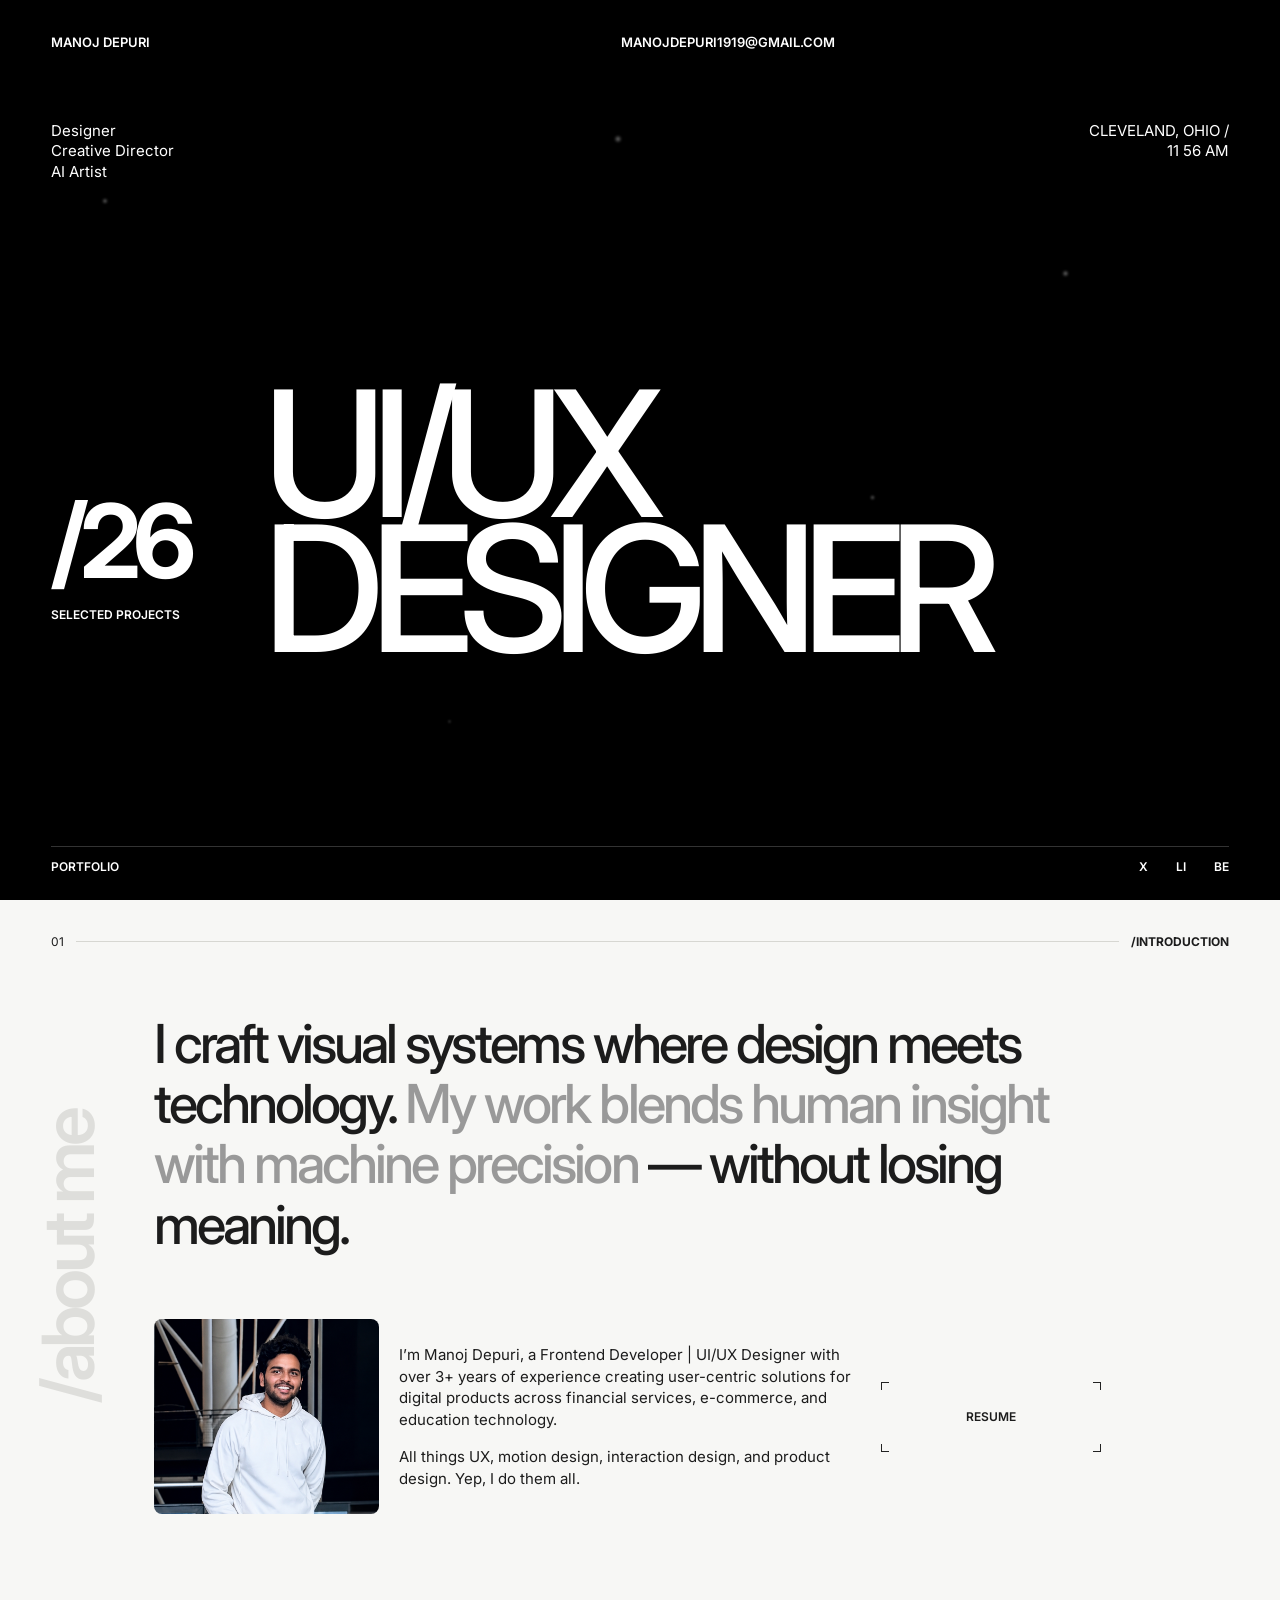
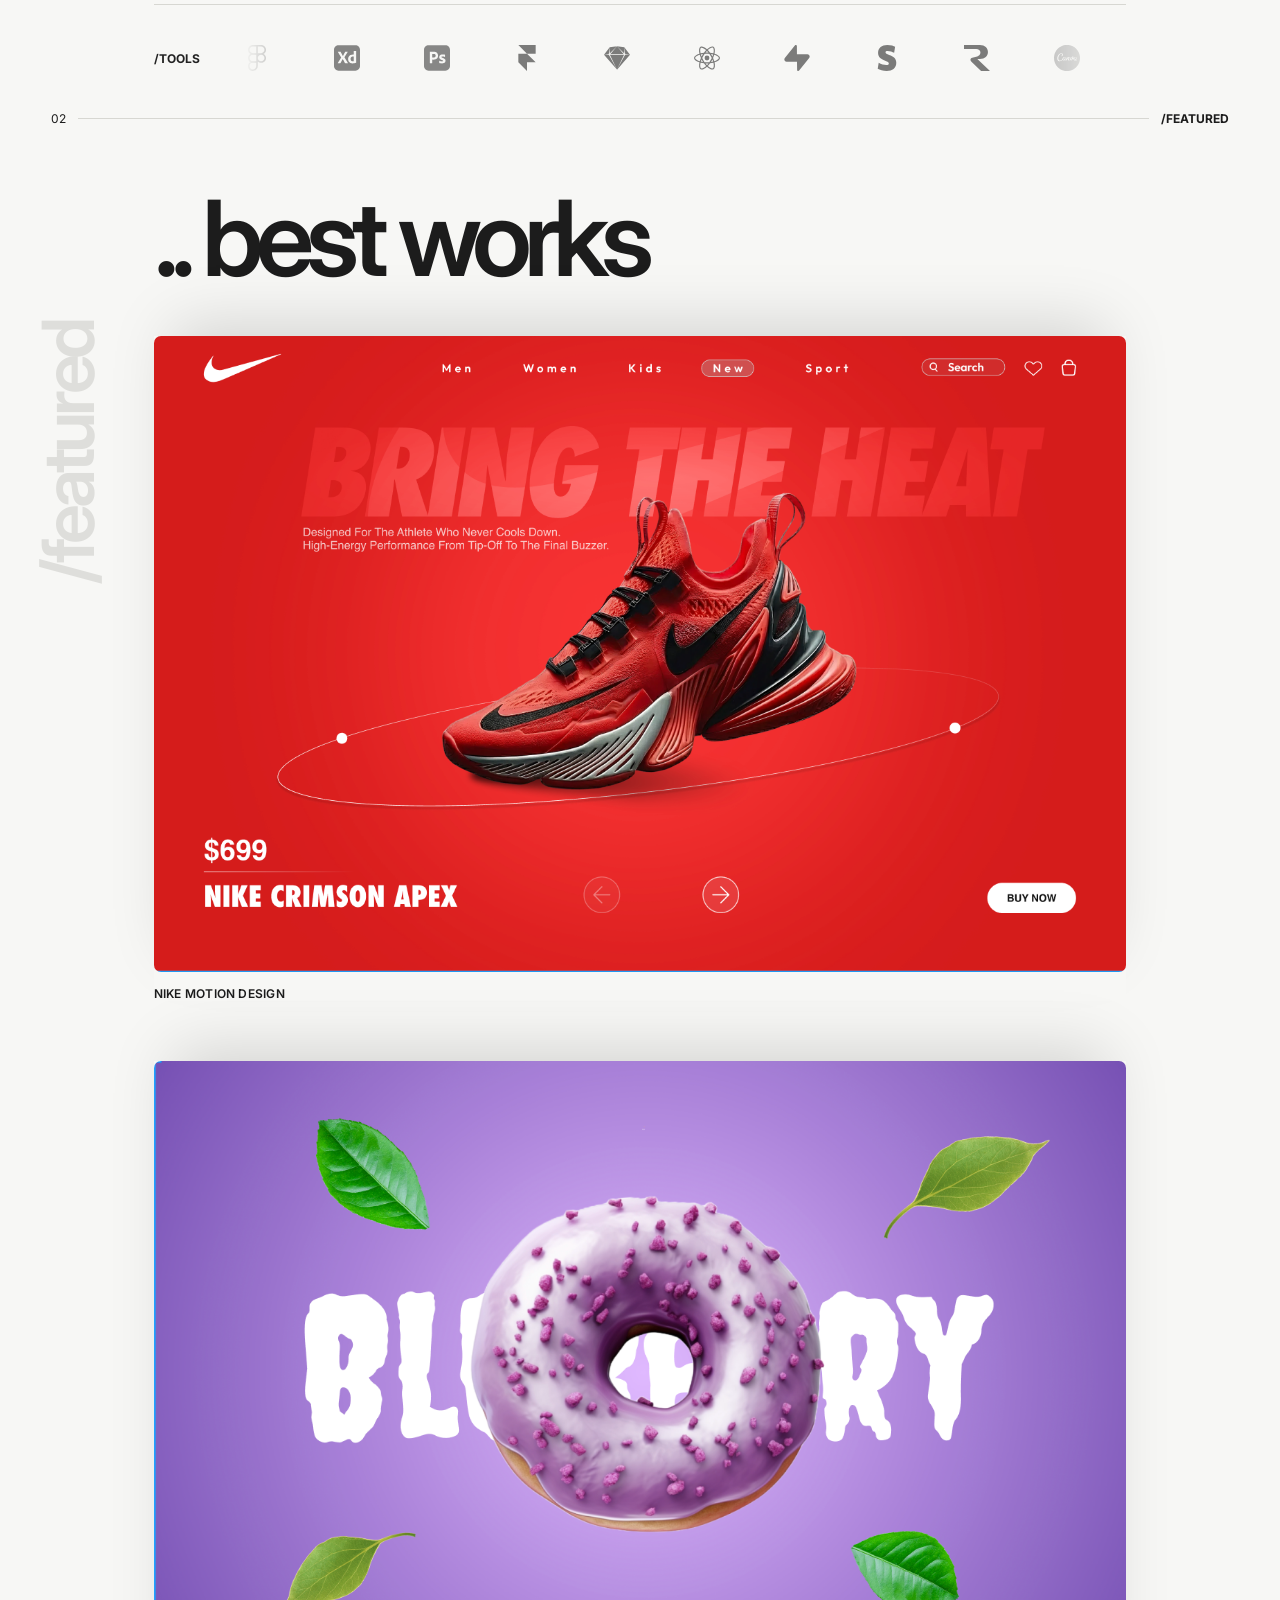
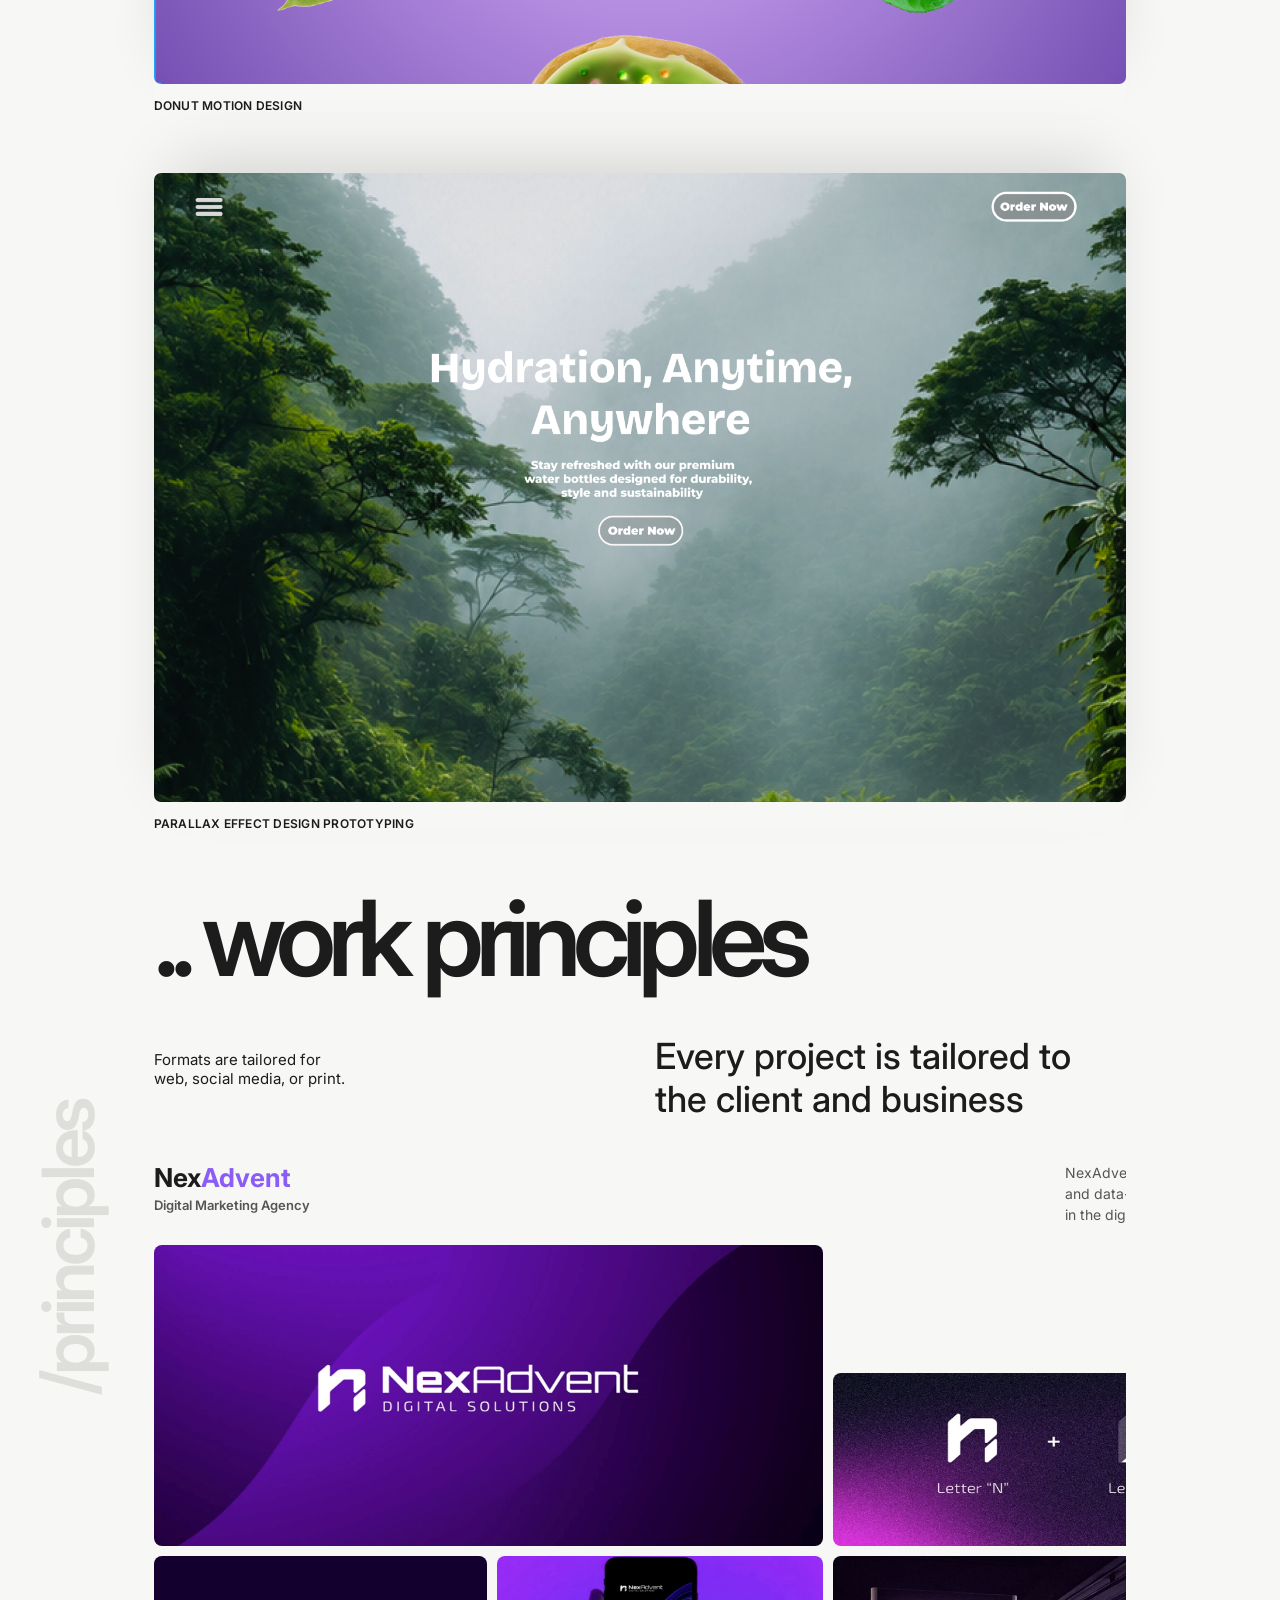
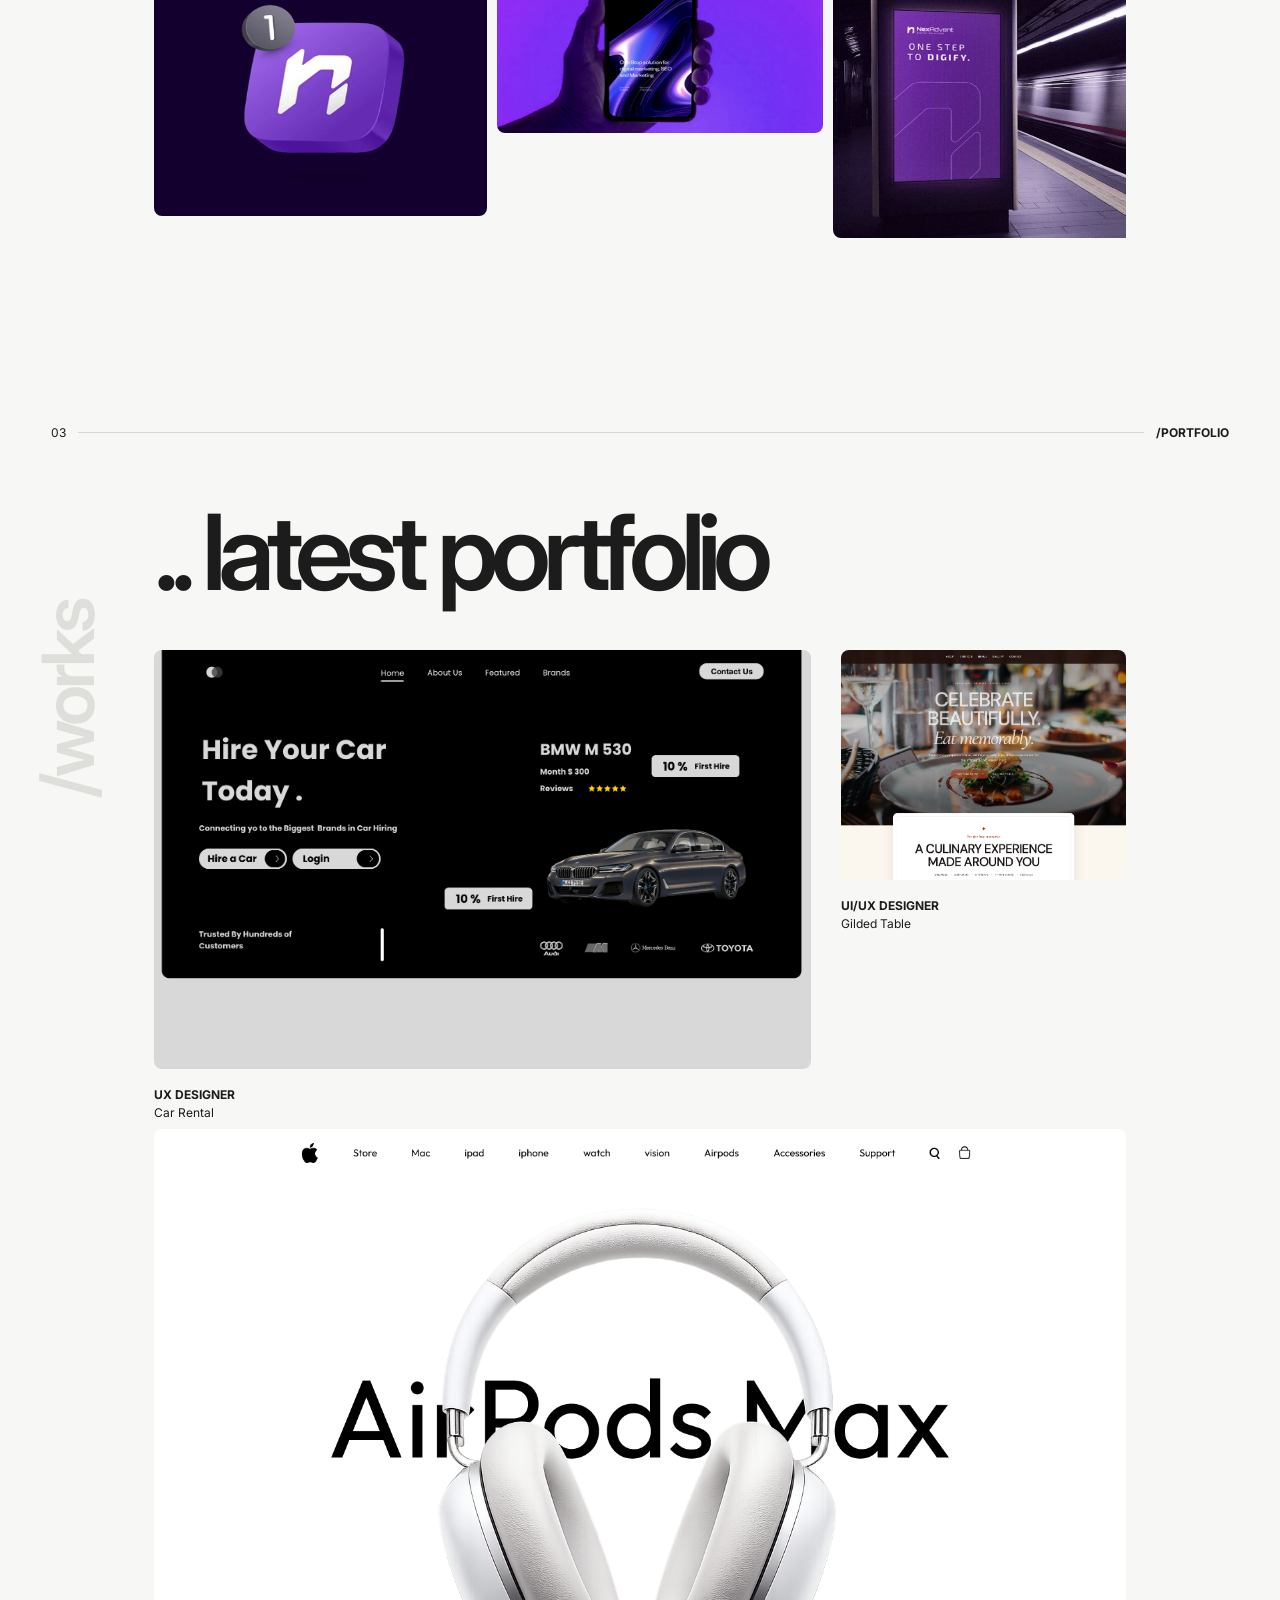
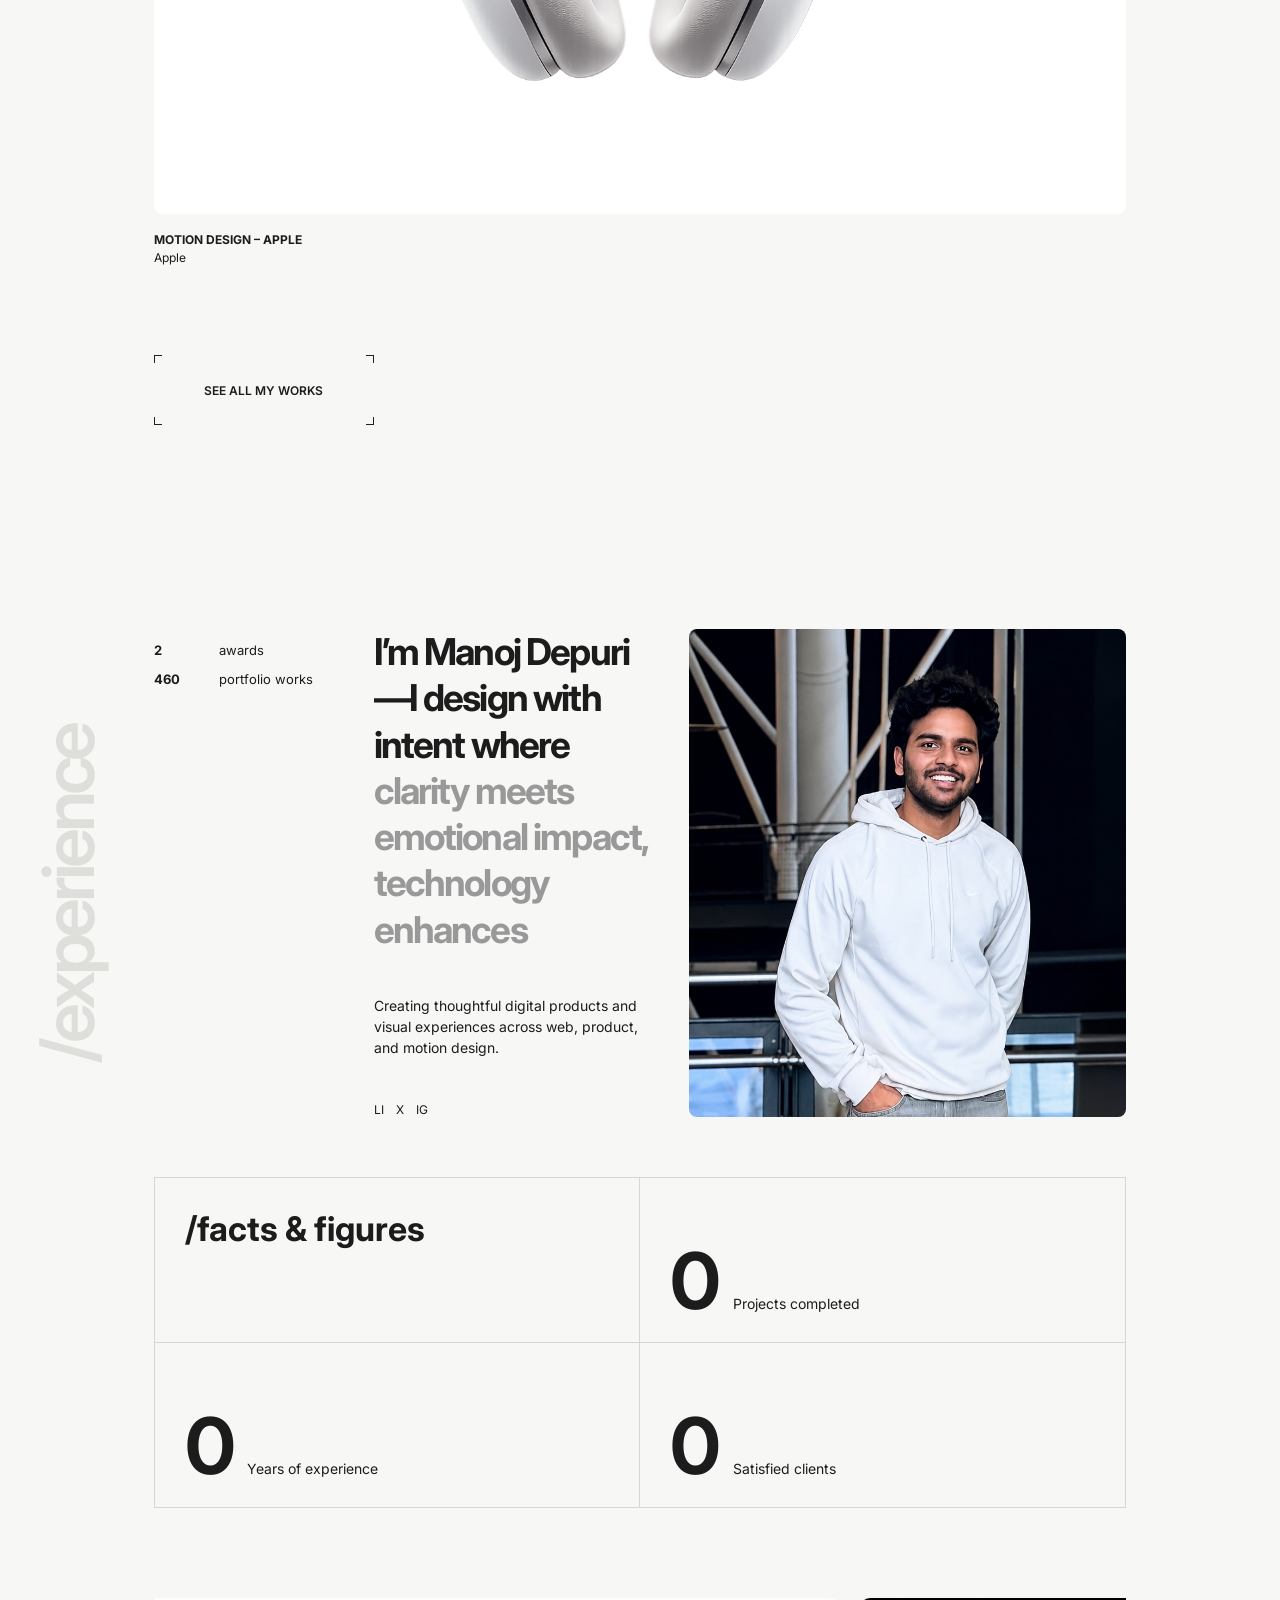
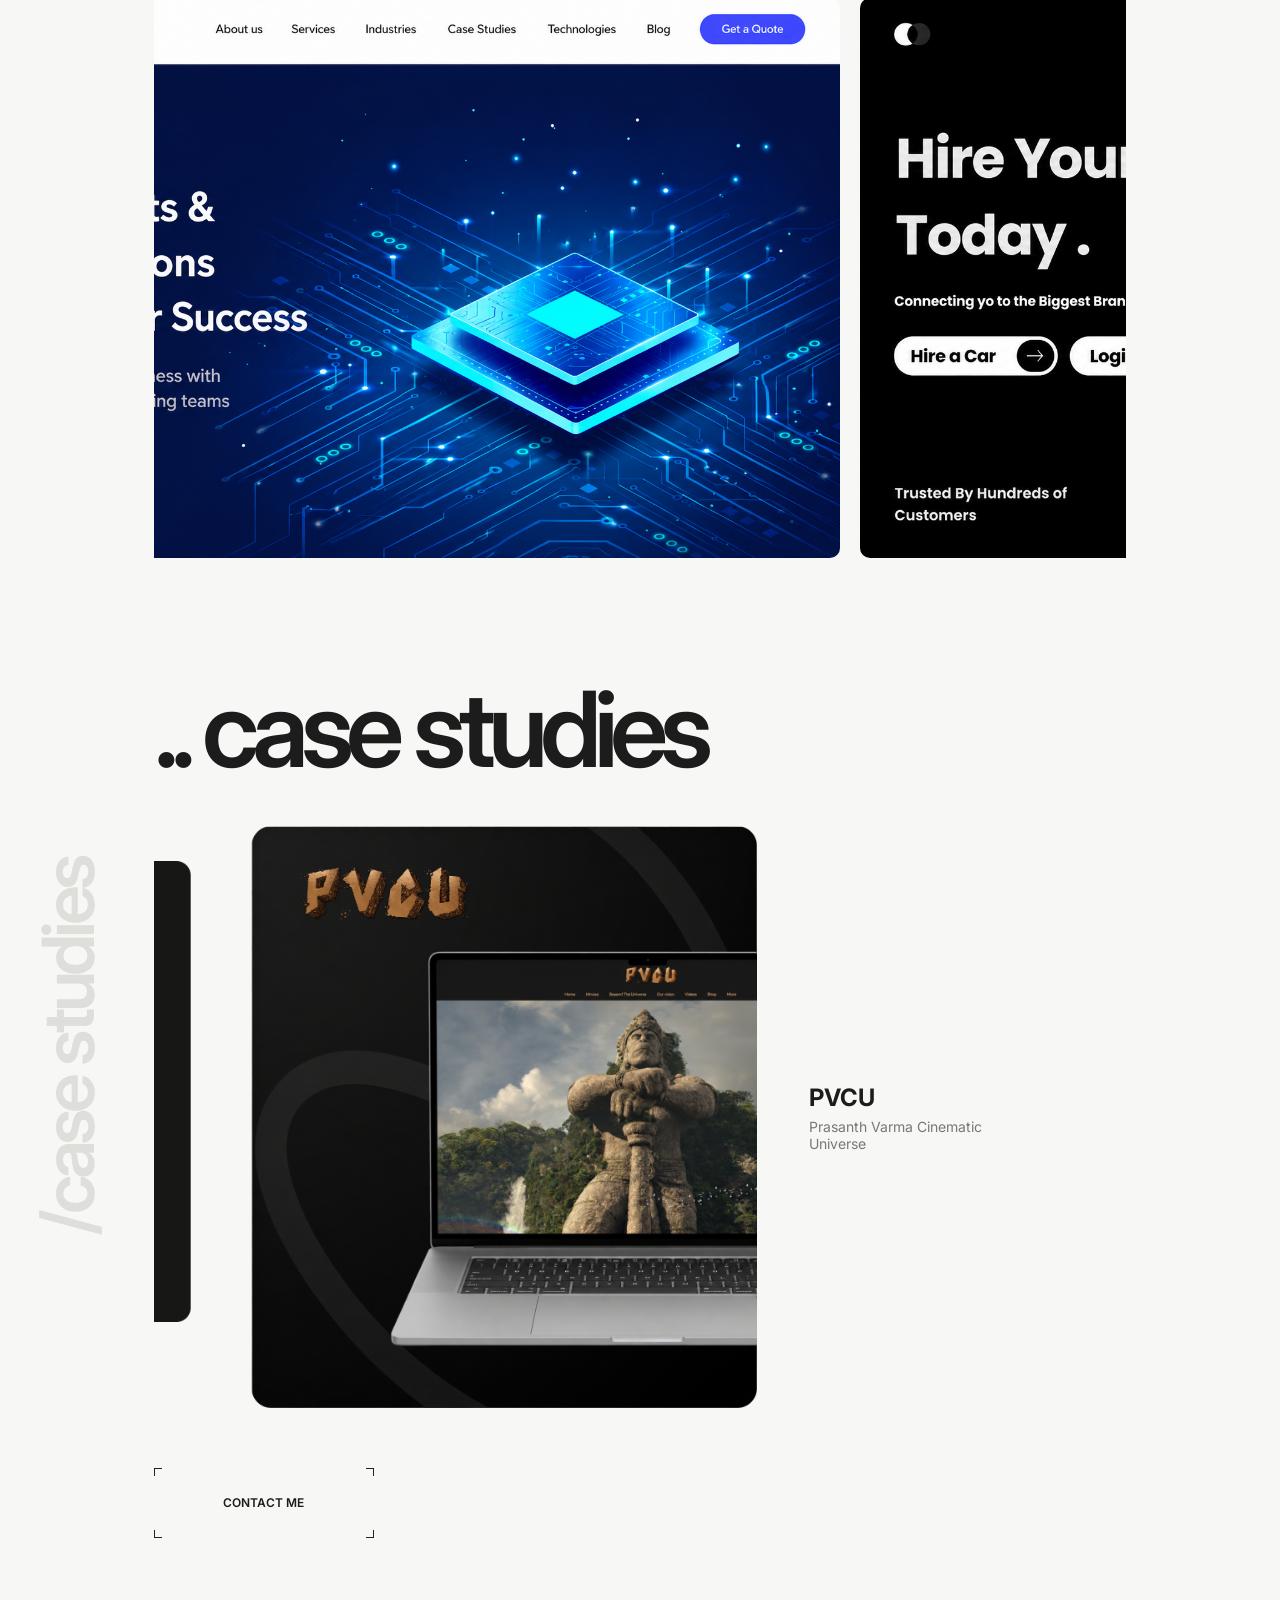
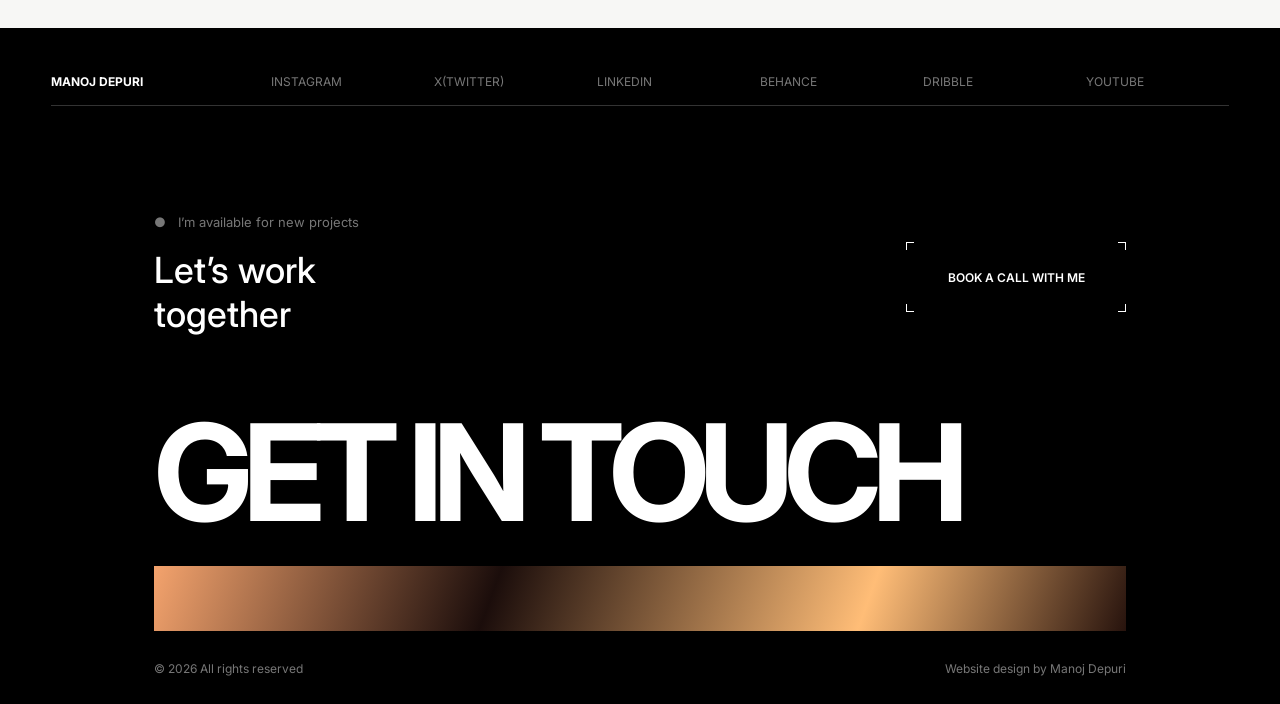
<file: index.html>
<!doctype html>
<html lang="en">
<head>
  <meta charset="utf-8">
  <meta name="viewport" content="width=device-width, initial-scale=1">
  <meta name="description" content="Manoj Depuri — UI/UX Designer, creative technologist and motion designer.">
  <title>Manoj Depuri — UI/UX Designer</title>
  <link rel="preconnect" href="https://fonts.googleapis.com">
  <link rel="preconnect" href="https://fonts.gstatic.com" crossorigin>
  <link href="https://fonts.googleapis.com/css2?family=Inter:wght@400;500;600;700;800&display=swap" rel="stylesheet">
  <link rel="stylesheet" href="style.css">
</head>
<body>
  <header class="hero" id="top">
    <div class="hero-particles" aria-hidden="true">
      <span class="p p1"></span>
      <span class="p p2"></span>
      <span class="p p3"></span>
      <span class="p p4"></span>
      <span class="p p5"></span>
      <span class="p p6"></span>
    </div>
    <nav class="hero-nav shell">
      <a href="#top" class="brand">MANOJ DEPURI</a>
      <a href="mailto:manojdepuri1919@gmail.com">MANOJDEPURI1919@GMAIL.COM</a>
      <button class="menu-button" aria-label="Open menu"><span></span><span></span></button>
    </nav>

    <div class="hero-meta shell">
      <p>Designer<br>Creative Director<br>AI Artist</p>
      <p class="location">CLEVELAND, OHIO /<br><span id="clock">08 50 PM</span></p>
    </div>

    <div class="hero-title shell">
      <div class="edition"><strong>/26</strong><span>SELECTED PROJECTS</span></div>
      <h1>UI/UX<br>DESIGNER</h1>
    </div>

    <div class="hero-footer shell">
      <a href="#portfolio">PORTFOLIO</a>
      <div><a href="#">X</a><a href="#">LI</a><a href="#">BE</a></div>
    </div>
  </header>

  <main>
    <section class="section intro" id="introduction">
      <div class="section-rule shell"><span>01</span><i></i><b>/INTRODUCTION</b></div>
      <div class="side-label">/about me</div>
      <div class="content-shell intro-content">
        <h2>I craft visual systems where design meets technology. <em>My work blends human insight with machine precision</em> — without losing meaning.</h2>
        <div class="intro-info">
          <img src="assets/projects/portrait.jpg" alt="Manoj Depuri portrait">
          <div class="intro-copy">
            <p>I’m Manoj Depuri, a Frontend Developer | UI/UX Designer with over 3+ years of experience creating user-centric solutions for digital products across financial services, e-commerce, and education technology.</p>
            <p>All things UX, motion design, interaction design, and product design. Yep, I do them all.</p>
          </div>
          <a class="corner-button" href="assets/resume/Manoj_Depuri_Resume.pdf" target="_blank" rel="noopener">RESUME</a>
        </div>
        <div class="worked-with">
          <b>/TOOLS</b>
          <div class="logo-marquee">
            <div class="logo-track">
              <img src="assets/logos/figma.svg" alt="Figma">
              <img src="assets/logos/adobexd.svg" alt="Adobe XD">
              <img src="assets/logos/adobephotoshop.svg" alt="Photoshop">
              <img src="assets/logos/framer.svg" alt="Framer">
              <img src="assets/logos/sketch.svg" alt="Sketch">
              <img src="assets/logos/react.svg" alt="React">
              <img src="assets/logos/supabase.svg" alt="Supabase">
              <img src="assets/logos/stripe.svg" alt="Stripe">
              <img src="assets/logos/resend.svg" alt="Resend">
              <img src="assets/logos/canva.svg" alt="Canva">
              <img src="assets/logos/figma.svg" alt="Figma" aria-hidden="true">
              <img src="assets/logos/adobexd.svg" alt="Adobe XD" aria-hidden="true">
              <img src="assets/logos/adobephotoshop.svg" alt="Photoshop" aria-hidden="true">
              <img src="assets/logos/framer.svg" alt="Framer" aria-hidden="true">
              <img src="assets/logos/sketch.svg" alt="Sketch" aria-hidden="true">
              <img src="assets/logos/react.svg" alt="React" aria-hidden="true">
              <img src="assets/logos/supabase.svg" alt="Supabase" aria-hidden="true">
              <img src="assets/logos/stripe.svg" alt="Stripe" aria-hidden="true">
              <img src="assets/logos/resend.svg" alt="Resend" aria-hidden="true">
              <img src="assets/logos/canva.svg" alt="Canva" aria-hidden="true">
            </div>
          </div>
        </div>
      </div>
    </section>

    <section class="section featured">
      <div class="section-rule shell"><span>02</span><i></i><b>/FEATURED</b></div>
      <div class="side-label">/featured</div>
      <div class="content-shell">
        <h2 class="massive-title">.. best works</h2>
        <div class="featured-stack">
          <figure><a href="assets/videos/nike-red.mp4" target="_blank" rel="noopener"><img src="assets/projects/nike-red.jpg" alt="Nike motion design project"></a><figcaption>NIKE MOTION DESIGN</figcaption></figure>
          <figure><a href="assets/videos/donut.mp4" target="_blank" rel="noopener"><img src="assets/projects/donut.jpg" alt="Donut motion design project"></a><figcaption>DONUT MOTION DESIGN</figcaption></figure>
          <figure><a href="assets/videos/parallax.mp4" target="_blank" rel="noopener"><img src="assets/projects/parallax.jpg" alt="Parallax effect design prototype"></a><figcaption>PARALLAX EFFECT DESIGN PROTOTYPING</figcaption></figure>
        </div>
      </div>
    </section>

    <section class="section principles">
      <div class="side-label">/principles</div>
      <div class="content-shell">
        <h2 class="massive-title">.. work principles</h2>
        <div class="principle-intro"><p>Formats are tailored for<br>web, social media, or print.</p><h3>Every project is tailored to<br>the client and business</h3></div>
                <div class="case-scroll">
          <div class="case-item">
            <div class="case-header">
              <div class="case-title"><h3>Nex<em>Advent</em></h3><p>Digital Marketing Agency</p></div>
              <p class="case-desc">NexAdvent is a digital marketing agency that blends creativity and data-driven strategies to help brands grow and stay ahead in the digital space.</p>
            </div>
            <div class="case-board">
              <figure class="cb-logo"><img src="assets/case-study-1/case1-logo.jpg" alt="Case study 1 logo"></figure>
              <figure class="cb-icons"><img src="assets/case-study-1/case1-icons.jpg" alt="Case study 1 icon breakdown"></figure>
              <figure class="cb-phone"><img src="assets/case-study-1/case1-phone.jpg" alt="Case study 1 phone mockup"></figure>
              <figure class="cb-subway"><img src="assets/case-study-1/case1-subway.jpg" alt="Case study 1 environmental ad"></figure>
              <figure class="cb-badge"><img src="assets/case-study-1/case1-badge.jpg" alt="Case study 1 badge detail"></figure>
              <figure class="cb-swatch"><img src="assets/case-study-1/case1-swatch.jpg" alt="Case study 1 color palette"></figure>
            </div>
          </div>
          <div class="case-item">
            <div class="case-header">
              <div class="case-title"><h3><em class="accent-orange">Supreme</em> Chicken</h3><p>Food Chain Brand</p></div>
              <p class="case-desc">Supreme Chicken is quick service food brand serving fresh chicken sandwich, Healthy protein rich and flavourful, its designed for busy, health concious customers seeking a wholesome meal on the go.</p>
            </div>
            <div class="case-board case-board-2">
              <figure class="cb2-logo"><img src="assets/case-study-2/case2-logo.jpg" alt="Case study 2 logo"></figure>
              <div class="cb2-stack">
                <div class="cb2-row">
                  <figure class="cb2-icons"><img src="assets/case-study-2/case2-icons.jpg" alt="Case study 2 icon breakdown"></figure>
                  <figure class="cb2-side"><img src="assets/case-study-2/case2-side.jpg" alt="Case study 2 product photo"></figure>
                </div>
                <div class="cb2-row">
                  <figure class="cb2-apron"><img src="assets/case-study-2/case2-apron.jpg" alt="Case study 2 apron detail"></figure>
                  <figure class="cb2-wide"><img src="assets/case-study-2/case2-wide.jpg" alt="Case study 2 environment photo"></figure>
                </div>
              </div>
            </div>
          </div>
          <div class="case-item">
            <div class="case-header">
              <div class="case-title"><h3><em class="accent-yellow">Oil</em>slots</h3><p>Energy Resource Company</p></div>
              <p class="case-desc">Oilslots is an energy company specialising in innovative oil exploration and sustainable resource management.</p>
            </div>
            <div class="case-board case-board-3">
              <div class="cb3-top">
                <div class="cb3-col">
                  <figure class="cb3-icons"><img src="assets/case-study-3/case3-icons.jpg" alt="Case study 3 icon breakdown"></figure>
                  <figure class="cb3-equipment"><img src="assets/case-study-3/case3-equipment.jpg" alt="Case study 3 equipment photo"></figure>
                </div>
                <div class="cb3-col">
                  <figure class="cb3-pump"><img src="assets/case-study-3/case3-pump.jpg" alt="Case study 3 oil pump photo"></figure>
                  <figure class="cb3-hardhat"><img src="assets/case-study-3/case3-hardhat.jpg" alt="Case study 3 hardhat photo"></figure>
                </div>
                <figure class="cb3-wordmark"><img src="assets/case-study-3/case3-wordmark.jpg" alt="Case study 3 wordmark logo"></figure>
              </div>
              <figure class="cb3-browser"><img src="assets/case-study-3/case3-browser.jpg" alt="Case study 3 browser mockup and palette"></figure>
            </div>
          </div>
        </div>
      </div>
    </section>

    <section class="section portfolio" id="portfolio">
      <div class="section-rule shell"><span>03</span><i></i><b>/PORTFOLIO</b></div>
      <div class="side-label">/works</div>
      <div class="content-shell">
        <h2 class="massive-title">.. latest portfolio</h2>
        <div class="portfolio-layout">
          <article class="project project-main"><img src="assets/projects/bewaz.jpg" alt="Car Rental UX design"><h3>UX DESIGNER</h3><p>Car Rental</p></article>
          <article class="project project-small"><img src="assets/projects/gilded-table.jpg" alt="Gilded Table website"><h3>UI/UX DESIGNER</h3><p>Gilded Table</p></article>
          <article class="project project-wide"><a href="assets/videos/apple.mp4" target="_blank" rel="noopener"><img src="assets/projects/apple.jpg" alt="Apple AirPods Max motion design"></a><h3>MOTION DESIGN – APPLE</h3><p>Apple</p></article>
        </div>
        <a class="corner-button all-work" href="#">SEE ALL MY WORKS</a>
      </div>
    </section>

    <section class="section about">
      <div class="section-rule shell"><span>04</span><i></i><b>/ABOUT</b></div>
      <div class="side-label">/experience</div>
      <div class="content-shell">
        <div class="about-top">
          <div class="mini-stats"><p><b>2</b> awards</p><p><b>460</b> portfolio works</p></div>
          <div class="about-copy"><h2>I’m Manoj Depuri—I design with intent where <em>clarity meets emotional impact, technology enhances</em></h2><p>Creating thoughtful digital products and visual experiences across web, product, and motion design.</p><div class="social-mini">LI &nbsp;&nbsp; X &nbsp;&nbsp; IG</div></div>
          <img src="assets/projects/about-portrait.jpg" alt="Manoj Depuri">
        </div>
        <div class="facts">
          <h2>/facts & figures</h2>
          <div><strong data-count="26">0</strong><span>Projects completed</span></div>
          <div><strong data-count="3">0</strong><span>Years of experience</span></div>
          <div><strong data-count="5">0</strong><span>Satisfied clients</span></div>
        </div>
        <div class="hero-scroll">
          <div class="hero-track">
            <div class="hero-item"><img src="assets/projects/hero-design-1.png" alt="Hero design 1"></div>
            <div class="hero-item"><img src="assets/projects/hero-design-2.png" alt="Hero design 2"></div>
            <div class="hero-item"><img src="assets/projects/hero-design-3.png" alt="Hero design 3"></div>
            <div class="hero-item"><img src="assets/projects/hero-design-4.png" alt="Hero design 4"></div>
            <div class="hero-item"><img src="assets/projects/hero-design-5.png" alt="Hero design 5"></div>
            <div class="hero-item"><img src="assets/projects/hero-design-6.png" alt="Hero design 6"></div>
            <div class="hero-item"><img src="assets/projects/hero-design-7.png" alt="Hero design 7"></div>
            <div class="hero-item"><img src="assets/projects/hero-design-8.png" alt="Hero design 8"></div>
            <div class="hero-item" aria-hidden="true"><img src="assets/projects/hero-design-1.png" alt=""></div>
            <div class="hero-item" aria-hidden="true"><img src="assets/projects/hero-design-2.png" alt=""></div>
            <div class="hero-item" aria-hidden="true"><img src="assets/projects/hero-design-3.png" alt=""></div>
            <div class="hero-item" aria-hidden="true"><img src="assets/projects/hero-design-4.png" alt=""></div>
            <div class="hero-item" aria-hidden="true"><img src="assets/projects/hero-design-5.png" alt=""></div>
            <div class="hero-item" aria-hidden="true"><img src="assets/projects/hero-design-6.png" alt=""></div>
            <div class="hero-item" aria-hidden="true"><img src="assets/projects/hero-design-7.png" alt=""></div>
            <div class="hero-item" aria-hidden="true"><img src="assets/projects/hero-design-8.png" alt=""></div>
          </div>
        </div>
      </div>
    </section>

    <section class="section case-studies-summary" id="case-studies">
      <div class="side-label">/case studies</div>
      <div class="content-shell">
        <h2 class="massive-title">.. case studies</h2>
        <div class="cs-list">
          <a class="cs-row cs-row-b" href="pvcu-case-study/index.html" target="_blank" rel="noopener">
            <img src="assets/projects/case-study-b.jpg" alt="PVCU case study">
            <div class="cs-row-text">
              <h3>PVCU</h3>
              <p>Prasanth Varma Cinematic Universe</p>
            </div>
          </a>
        </div>
        <a class="corner-button" href="mailto:manojdepuri1919@gmail.com">CONTACT ME</a>
      </div>
    </section>
  </main>

  <footer class="footer">
    <div class="footer-links shell"><b>MANOJ DEPURI</b><a href="#">INSTAGRAM</a><a href="#">X(TWITTER)</a><a href="#">LINKEDIN</a><a href="#">BEHANCE</a><a href="#">DRIBBLE</a><a href="#">YOUTUBE</a></div>
    <div class="footer-inner content-shell">
      <div class="footer-top"><div><p>● &nbsp; I’m available for new projects</p><h2>Let’s work<br>together</h2></div><a class="corner-button inverse" href="mailto:manojdepuri1919@gmail.com">BOOK A CALL WITH ME</a></div>
      <h3>GET IN TOUCH</h3>
      <div class="footer-image"></div>
      <div class="footer-bottom"><span>© 2026 All rights reserved</span><span>Website design by Manoj Depuri</span></div>
    </div>
  </footer>
  <script src="script.js"></script>
</body>
</html>
</file>
<file: style.css>
:root{--black:#050505;--white:#f7f7f5;--text:#1c1c1c;--muted:#a2a2a2;--line:#d7d7d2;--shell:92%;--content:76%}
*{box-sizing:border-box}html{scroll-behavior:smooth}body{margin:0;background:var(--white);color:var(--text);font-family:Inter,Arial,sans-serif}a{color:inherit;text-decoration:none}img{display:block;width:100%;height:100%;object-fit:cover}.shell{width:var(--shell);margin:auto;max-width:1760px}.content-shell{width:var(--content);margin:auto;max-width:1440px}.hero{height:100svh;min-height:680px;background:#000;color:#fff;display:grid;grid-template-rows:auto auto 1fr auto;padding:28px 0 26px;position:relative;overflow:hidden}.hero>*:not(.hero-particles){position:relative;z-index:2}.hero-nav{display:grid;grid-template-columns:1fr 1fr auto;align-items:center;font-size:13px;font-weight:600}.menu-button{width:38px;height:28px;border:0;background:none;padding:0;display:flex;flex-direction:column;justify-content:center;gap:8px}.menu-button span{display:block;height:1px;background:#fff}.hero-meta{display:flex;justify-content:space-between;padding-top:50px;font-size:15px;line-height:1.35}.location{text-align:right}.hero-title{display:grid;grid-template-columns:18% 1fr;align-items:end}.edition{padding-bottom:33px}.edition strong{font-size:clamp(60px,8vw,120px);display:block;letter-spacing:-.08em}.edition span{font-size:12px;font-weight:600}.hero h1{font-size:clamp(92px,13.7vw,220px);line-height:.77;letter-spacing:-.087em;margin:0;font-weight:500}.hero-footer{display:flex;justify-content:space-between;border-top:1px solid #333;padding-top:12px;font-size:12px;font-weight:600}.hero-footer div{display:flex;gap:28px}.section{position:relative;padding:34px 0 90px;background:var(--white)}.intro{padding-bottom:0}.section-rule{display:flex;align-items:center;gap:12px;font-size:12px;margin-bottom:65px}.section-rule i{height:1px;flex:1;background:var(--line)}.section-rule b{font-size:12px}.side-label{position:absolute;left:2.5%;top:210px;color:#dededb;font-size:72px;font-weight:600;line-height:1;writing-mode:vertical-rl;transform:rotate(180deg);letter-spacing:-.06em}.intro-content h2{font-size:clamp(36px,4.2vw,64px);line-height:1.12;letter-spacing:-.055em;margin:0 0 64px;font-weight:500}.intro-content h2 em,.about-copy h2 em{font-style:normal;color:#999}.intro-info{display:grid;grid-template-columns:225px 1fr 245px;gap:20px;align-items:center}.intro-info img{aspect-ratio:1.15;border-radius:8px;object-position:top}.intro-copy{font-size:15px;line-height:1.45}.corner-button{position:relative;display:grid;place-items:center;width:220px;height:70px;font-size:12px;font-weight:600}.corner-button:before{content:"";position:absolute;inset:0;background:linear-gradient(#222,#222) left top/8px 1px no-repeat,linear-gradient(#222,#222) left top/1px 8px no-repeat,linear-gradient(#222,#222) right top/8px 1px no-repeat,linear-gradient(#222,#222) right top/1px 8px no-repeat,linear-gradient(#222,#222) left bottom/8px 1px no-repeat,linear-gradient(#222,#222) left bottom/1px 8px no-repeat,linear-gradient(#222,#222) right bottom/8px 1px no-repeat,linear-gradient(#222,#222) right bottom/1px 8px no-repeat}.worked-with{border-top:1px solid var(--line);margin-top:90px;padding:40px 0;display:flex;align-items:center;gap:44px;color:#999;overflow:hidden}.worked-with b{color:#222;font-size:12px;white-space:nowrap;flex-shrink:0}.logo-marquee{flex:1;overflow:hidden;-webkit-mask-image:linear-gradient(90deg,transparent,#000 8%,#000 92%,transparent);mask-image:linear-gradient(90deg,transparent,#000 8%,#000 92%,transparent)}.logo-track{display:flex;align-items:center;gap:64px;width:max-content;animation:scroll-logos 24s linear infinite}.logo-track img{height:26px;width:auto;object-fit:contain;filter:grayscale(1);opacity:.5;transition:opacity .3s,filter .3s}.logo-track img:hover{filter:none;opacity:1}@keyframes scroll-logos{from{transform:translateX(0)}to{transform:translateX(-50%)}}.featured{padding-bottom:0;padding-top:0}.massive-title{font-size:clamp(72px,8.2vw,132px);line-height:.9;letter-spacing:-.075em;margin:0 0 50px;font-weight:600}.featured-stack{display:block}.featured-stack figure{margin:0 0 60px;position:sticky;top:100px;background:var(--white);box-shadow:0 -30px 60px -20px rgba(0,0,0,.15)}.featured-stack figure figcaption{font-size:12px;font-weight:600;margin-top:14px;letter-spacing:.02em}.featured-stack figure a{display:block;cursor:pointer;border-radius:7px;overflow:hidden}.featured-stack figure img{transition:transform .4s ease;object-fit:contain;height:auto}.featured-stack figure a:hover img{transform:scale(1.04)}.featured-stack figure img{aspect-ratio:auto}.project-caption{font-size:12px;font-weight:600;margin:18px 0 80px}.principles{padding-top:0}.principle-intro{display:grid;grid-template-columns:1fr 1fr;gap:30px;margin-bottom:42px}.principle-intro p{font-size:15px}.principle-intro h3{font-size:36px;line-height:1.18;margin:0;font-weight:500}.case-scroll{display:flex;gap:28px;overflow-x:auto;scroll-snap-type:x mandatory;padding-bottom:16px;scrollbar-width:thin;max-width:min(1374px,92vw)}.case-scroll::-webkit-scrollbar{height:6px}.case-scroll::-webkit-scrollbar-thumb{background:var(--line);border-radius:10px}.case-item{flex:0 0 auto;scroll-snap-align:start}.case-header{display:flex;justify-content:space-between;align-items:flex-start;gap:40px;margin-bottom:20px;flex-wrap:wrap}.case-title h3{font-size:26px;font-weight:700;margin:0 0 4px}.case-title h3 em{font-style:normal;color:#8b5cf6}.case-title h3 em.accent-orange{color:#e2571c}.case-title h3 em.accent-yellow{color:#ffe800}.case-board.case-board-3{display:flex;flex-direction:column;gap:10px}.cb3-top{display:flex;gap:10px}.cb3-col{display:flex;flex-direction:column;gap:10px}.case-board-3 .cb3-icons{width:336px;height:125px;background:#ffe800}.case-board-3 .cb3-equipment{width:336px;height:261px}.case-board-3 .cb3-pump{width:335px;height:193px}.case-board-3 .cb3-hardhat{width:334px;height:189px}.case-board-3 .cb3-wordmark{width:686px;height:394px;background:#000}.case-board-3 .cb3-browser{width:1373px;height:202px}.case-title p{font-size:13px;font-weight:600;margin:0;color:#555}.case-desc{font-size:14px;line-height:1.5;color:#555;max-width:420px;margin:0}.case-board{display:grid;grid-template-columns:repeat(4,1fr);grid-template-rows:auto auto;gap:10px;align-items:start}.case-board.case-board-2{display:flex;gap:10px;align-items:flex-start}.case-board-2 .cb2-logo{width:326px;height:433px;flex-shrink:0}.cb2-stack{display:flex;flex-direction:column;gap:10px}.cb2-row{display:flex;gap:10px}.case-board-2 .cb2-icons{width:731px;height:341px}.case-board-2 .cb2-side{width:263px;height:202px}.case-board-2 .cb2-apron{width:303px;height:268px}.case-board-2 .cb2-wide{width:697px;height:261px}.case-board figure{margin:0;border-radius:8px;overflow:hidden;background:#f2f2ee}.case-board{grid-template-columns:333px 326px 317px 325px}.case-board .cb-logo{grid-column:1/3;grid-row:1;height:301px}.case-board .cb-icons{grid-column:3/5;grid-row:1;height:173px;align-self:end}.case-board .cb-phone{grid-column:1;grid-row:2;height:260px;background:#fff}.case-board .cb-subway{grid-column:2;grid-row:2;height:177px}.case-board .cb-badge{grid-column:3;grid-row:2;height:282px}.case-board .cb-swatch{grid-column:4;grid-row:2;height:184px}.portfolio-layout{display:grid;grid-template-columns:2.3fr 1fr;gap:60px 30px}.project img{border-radius:8px;object-fit:cover}.project h3{font-size:12px;margin:18px 0 3px}.project p{font-size:12px;margin:0}.project-main img{aspect-ratio:1918/1075}.project-small img{height:230px}.project-wide{grid-column:1/-1}.project-wide img{aspect-ratio:1420/1000;object-fit:contain;background:#fff}.project-medium{grid-column:2}.project-medium img{aspect-ratio:1.55}.all-work{margin-top:90px}.about-top{display:grid;grid-template-columns:190px 1fr 45%;gap:30px;align-items:start}.mini-stats p{display:grid;grid-template-columns:65px 1fr;font-size:13px}.about-copy h2{font-size:37px;line-height:1.25;letter-spacing:-.05em;margin:0}.about-copy p{font-size:14px;line-height:1.5;margin-top:42px}.social-mini{font-size:12px;margin-top:44px}.about-top>img{aspect-ratio:1.28;border-radius:8px;object-position:top}.facts{display:grid;grid-template-columns:1fr 1fr;margin-top:60px;border-top:1px solid var(--line);border-left:1px solid var(--line)}.facts>*{min-height:165px;border-right:1px solid var(--line);border-bottom:1px solid var(--line);padding:30px}.facts h2{font-size:34px;margin:0}.facts div{display:flex;align-items:end;gap:18px}.facts strong{font-size:78px;line-height:.8;letter-spacing:-.08em}.facts span{font-size:14px}.experience-images{display:grid;grid-template-columns:1fr 1fr;gap:10px;margin-top:90px}.experience-images img{aspect-ratio:1.45;border-radius:8px}.services .massive-title{margin-bottom:55px}.service-row{display:grid;grid-template-columns:1fr 1fr;gap:40px;padding:0 0 80px;margin-bottom:65px;border-bottom:1px solid var(--line)}.service-row h3{font-size:38px;margin:0 0 22px;letter-spacing:-.05em}.service-row p{font-size:14px;line-height:1.45;max-width:470px}.service-projects{display:grid;grid-template-columns:1fr 1fr;gap:10px}.service-projects figure{margin:0}.service-projects img{aspect-ratio:1.25;border-radius:8px}.service-projects figcaption{font-size:12px;font-weight:600;line-height:1.3;margin-top:14px}.service-projects figcaption span{font-weight:400}.footer{background:#000;color:#fff;padding:46px 0 28px}.footer-links{display:grid;grid-template-columns:1.4fr repeat(6,1fr);gap:20px;border-bottom:1px solid #333;padding-bottom:16px;font-size:12px;color:#777}.footer-links b{color:#fff}.footer-inner{padding-top:95px}.footer-top{display:flex;justify-content:space-between;align-items:center}.footer-top p{font-size:13px;color:#777}.footer-top h2{font-size:36px;font-weight:500;margin:18px 0}.corner-button.inverse:before{background:linear-gradient(#fff,#fff) left top/8px 1px no-repeat,linear-gradient(#fff,#fff) left top/1px 8px no-repeat,linear-gradient(#fff,#fff) right top/8px 1px no-repeat,linear-gradient(#fff,#fff) right top/1px 8px no-repeat,linear-gradient(#fff,#fff) left bottom/8px 1px no-repeat,linear-gradient(#fff,#fff) left bottom/1px 8px no-repeat,linear-gradient(#fff,#fff) right bottom/8px 1px no-repeat,linear-gradient(#fff,#fff) right bottom/1px 8px no-repeat}.footer h3{font-size:clamp(76px,10.5vw,170px);line-height:.8;letter-spacing:-.075em;margin:65px 0 40px}.footer-image{height:65px;background:linear-gradient(110deg,#f4a36d,#1b0d0b 35%,#ffbd77 73%,#27130d);margin-bottom:30px}.footer-bottom{display:flex;justify-content:space-between;color:#777;font-size:12px}.reveal{opacity:0;transform:translateY(30px);transition:.8s ease}.reveal.show{opacity:1;transform:none}
@media(max-width:900px){:root{--shell:92%;--content:86%}.hero{min-height:620px}.hero-nav{grid-template-columns:1fr auto}.hero-nav>a:nth-child(2){display:none}.hero-title{grid-template-columns:1fr}.edition{display:none}.hero h1{font-size:17vw}.side-label{display:none}.section-rule{margin-bottom:45px}.intro-info{grid-template-columns:160px 1fr}.intro-info .corner-button{grid-column:2}.worked-with{gap:22px}.portfolio-layout{grid-template-columns:1fr 1fr}.project-wide{grid-column:1/-1}.about-top{grid-template-columns:1fr 1fr}.mini-stats{display:none}.about-top>img{grid-column:2}.facts{grid-template-columns:1fr 1fr}.service-row{grid-template-columns:1fr}.footer-links{grid-template-columns:repeat(3,1fr)}.footer-top{align-items:flex-end}}
@media(max-width:620px){:root{--content:90%}.hero-nav,.hero-meta,.hero-footer{font-size:10px}.hero-title{align-items:center}.hero h1{font-size:20vw}.section{padding-bottom:65px}.massive-title{font-size:17vw}.intro-content h2{font-size:9vw}.intro-info{grid-template-columns:1fr}.intro-info img{width:65%}.intro-info .corner-button{grid-column:auto}.worked-with{overflow:hidden}.principle-intro{grid-template-columns:1fr}.principle-intro h3{font-size:28px}.case-scroll{max-width:92vw}.case-item{width:92vw}.case-board{grid-template-columns:1fr}.case-header{flex-direction:column;gap:14px}.case-board .cb-logo{grid-column:1;height:auto;aspect-ratio:678/301}.case-board .cb-icons{grid-column:1;height:auto;aspect-ratio:676/173;align-self:auto}.case-board .cb-phone{grid-column:1;height:auto;aspect-ratio:333/260}.case-board .cb-subway{grid-column:1;height:auto;aspect-ratio:326/177}.case-board .cb-badge{grid-column:1;height:auto;aspect-ratio:317/282}.case-board .cb-swatch{grid-column:1;height:auto;aspect-ratio:325/184}.cb3-top{flex-direction:column}.case-board-3 .cb3-icons{width:100%;height:auto;aspect-ratio:336/125}.case-board-3 .cb3-equipment{width:100%;height:auto;aspect-ratio:336/261}.case-board-3 .cb3-pump{width:100%;height:auto;aspect-ratio:335/193}.case-board-3 .cb3-hardhat{width:100%;height:auto;aspect-ratio:334/189}.case-board-3 .cb3-wordmark{width:100%;height:auto;aspect-ratio:686/394}.case-board-3 .cb3-browser{width:100%;height:auto;aspect-ratio:1373/202}.case-board-2{flex-direction:column}.case-board-2 .cb2-logo{width:100%;height:auto;aspect-ratio:326/433}.cb2-row{flex-direction:column}.case-board-2 .cb2-icons{width:100%;height:auto;aspect-ratio:731/341}.case-board-2 .cb2-side{width:100%;height:auto;aspect-ratio:263/202}.case-board-2 .cb2-apron{width:100%;height:auto;aspect-ratio:303/268}.case-board-2 .cb2-wide{width:100%;height:auto;aspect-ratio:697/261}.portfolio-layout{grid-template-columns:1fr}.project-wide,.project-medium{grid-column:auto}.about-top{grid-template-columns:1fr}.about-top>img{grid-column:auto}.facts{grid-template-columns:1fr}.facts strong{font-size:65px}.experience-images{grid-template-columns:1fr}.service-projects{grid-template-columns:1fr 1fr}.footer-links{grid-template-columns:1fr 1fr}.footer-top{display:block}.footer-top .corner-button{margin-top:35px}.footer-bottom{display:block}.footer-bottom span{display:block;margin-top:8px}}
.cs-list{display:flex;flex-direction:column;gap:70px;margin-bottom:60px}.cs-row{display:flex;align-items:center;justify-content:flex-end;gap:32px;border-radius:10px;overflow:hidden;background:var(--white);padding-right:8%;text-decoration:none;color:inherit;cursor:pointer}.cs-row img{width:100%;max-width:900px;aspect-ratio:2190/1394;object-fit:cover;flex-shrink:0}.cs-row-b img{aspect-ratio:2146/1394}.cs-row-text{padding:20px;width:260px;flex-shrink:0}.cs-row-text h3{font-size:24px;font-weight:700;margin:0 0 6px}.cs-row-text p{font-size:14px;color:#777;margin:0}
@media(max-width:620px){.cs-row{flex-direction:column;align-items:stretch}.cs-row img{max-width:100%}}
.project-wide a{display:block;cursor:pointer}.project-wide img{transition:transform .4s ease}.project-wide a:hover img{transform:scale(1.02)}
.hero-scroll{overflow-x:auto;margin-top:90px;max-width:100%;cursor:grab;scrollbar-width:none}.hero-scroll::-webkit-scrollbar{display:none}.hero-scroll.dragging{cursor:grabbing}.hero-track{display:flex;gap:20px;width:max-content}.hero-item{flex:0 0 auto;width:min(1030px,92vw);border-radius:10px;overflow:hidden}.hero-item img{aspect-ratio:1030/560;width:100%;height:100%;object-fit:cover;display:block;pointer-events:none}
@media(max-width:620px){.hero-item{width:92vw}}
.hero-particles{position:absolute;inset:0;z-index:1;pointer-events:none;overflow:hidden}
.hero-particles .p{position:absolute;border-radius:50%;background:radial-gradient(circle,rgba(255,255,255,.9) 0%,rgba(255,255,255,.15) 55%,rgba(255,255,255,0) 75%);filter:blur(1px);opacity:.5}
.hero-particles .p1{width:6px;height:6px;left:8%;top:22%;animation:floatA 16s ease-in-out infinite}
.hero-particles .p2{width:4px;height:4px;left:22%;top:68%;animation:floatB 13s ease-in-out infinite 1s}
.hero-particles .p3{width:8px;height:8px;left:48%;top:15%;animation:floatC 19s ease-in-out infinite .5s}
.hero-particles .p4{width:5px;height:5px;left:68%;top:55%;animation:floatA 14s ease-in-out infinite 2s}
.hero-particles .p5{width:7px;height:7px;left:83%;top:30%;animation:floatB 17s ease-in-out infinite 1.5s}
.hero-particles .p6{width:3px;height:3px;left:35%;top:80%;animation:floatC 12s ease-in-out infinite 3s}
@keyframes floatA{0%,100%{transform:translate(0,0)}50%{transform:translate(28px,-42px)}}
@keyframes floatB{0%,100%{transform:translate(0,0)}50%{transform:translate(-24px,-36px)}}
@keyframes floatC{0%,100%{transform:translate(0,0)}50%{transform:translate(20px,32px)}}
</file>
